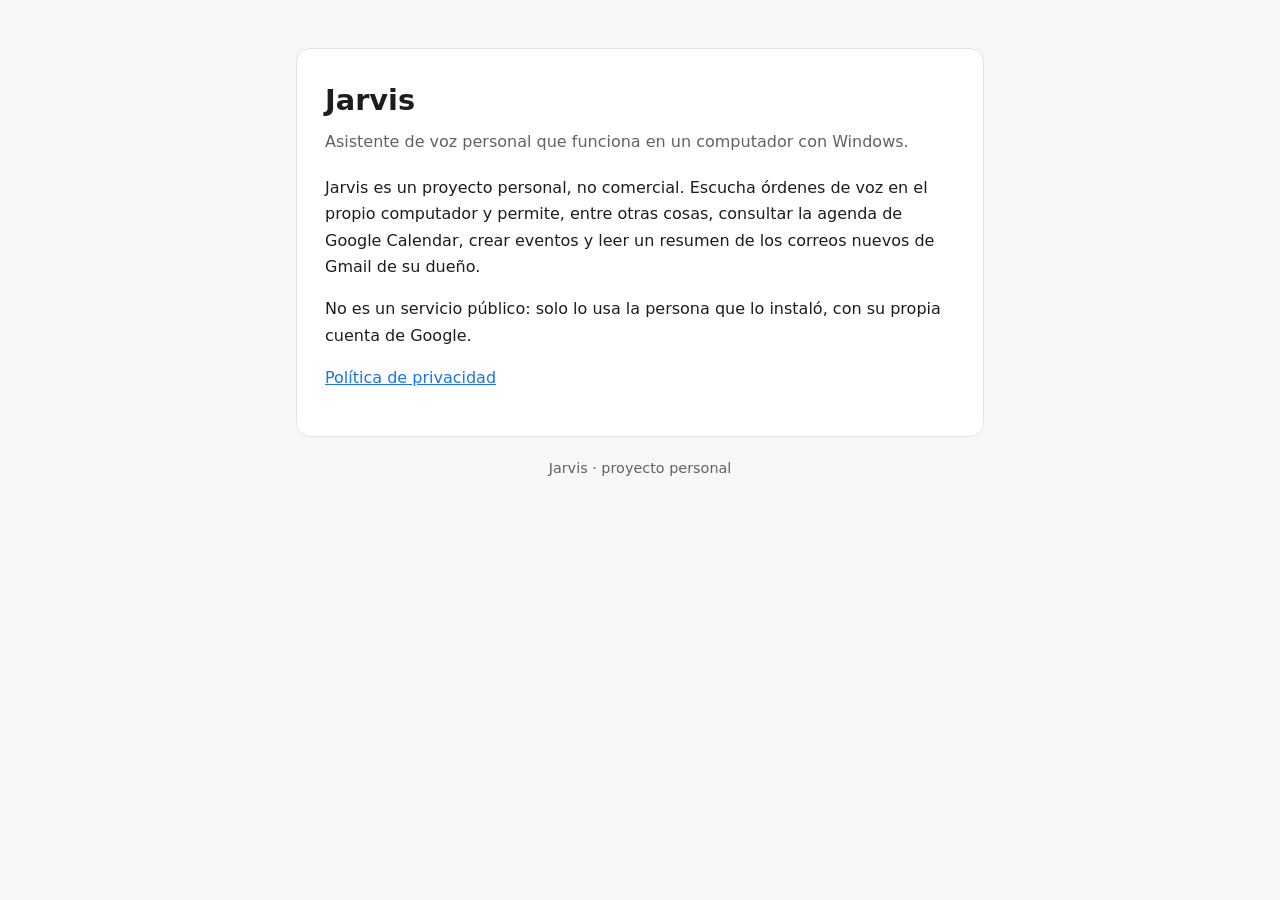
<file: index.html>
<!doctype html>
<html lang="es"><head><meta charset="utf-8"><meta name="viewport" content="width=device-width,initial-scale=1">
<title>Jarvis</title><link rel="stylesheet" href="estilo.css"></head>
<body><main><div class="card">
<h1>Jarvis</h1>
<p class="sub">Asistente de voz personal que funciona en un computador con Windows.</p>
<p>Jarvis es un proyecto personal, no comercial. Escucha órdenes de voz en el propio computador y permite, entre otras cosas, consultar la agenda de Google Calendar, crear eventos y leer un resumen de los correos nuevos de Gmail de su dueño.</p>
<p>No es un servicio público: solo lo usa la persona que lo instaló, con su propia cuenta de Google.</p>
<p><a href="privacidad.html">Política de privacidad</a></p>
</div><footer>Jarvis · proyecto personal</footer></main></body></html>
</file>
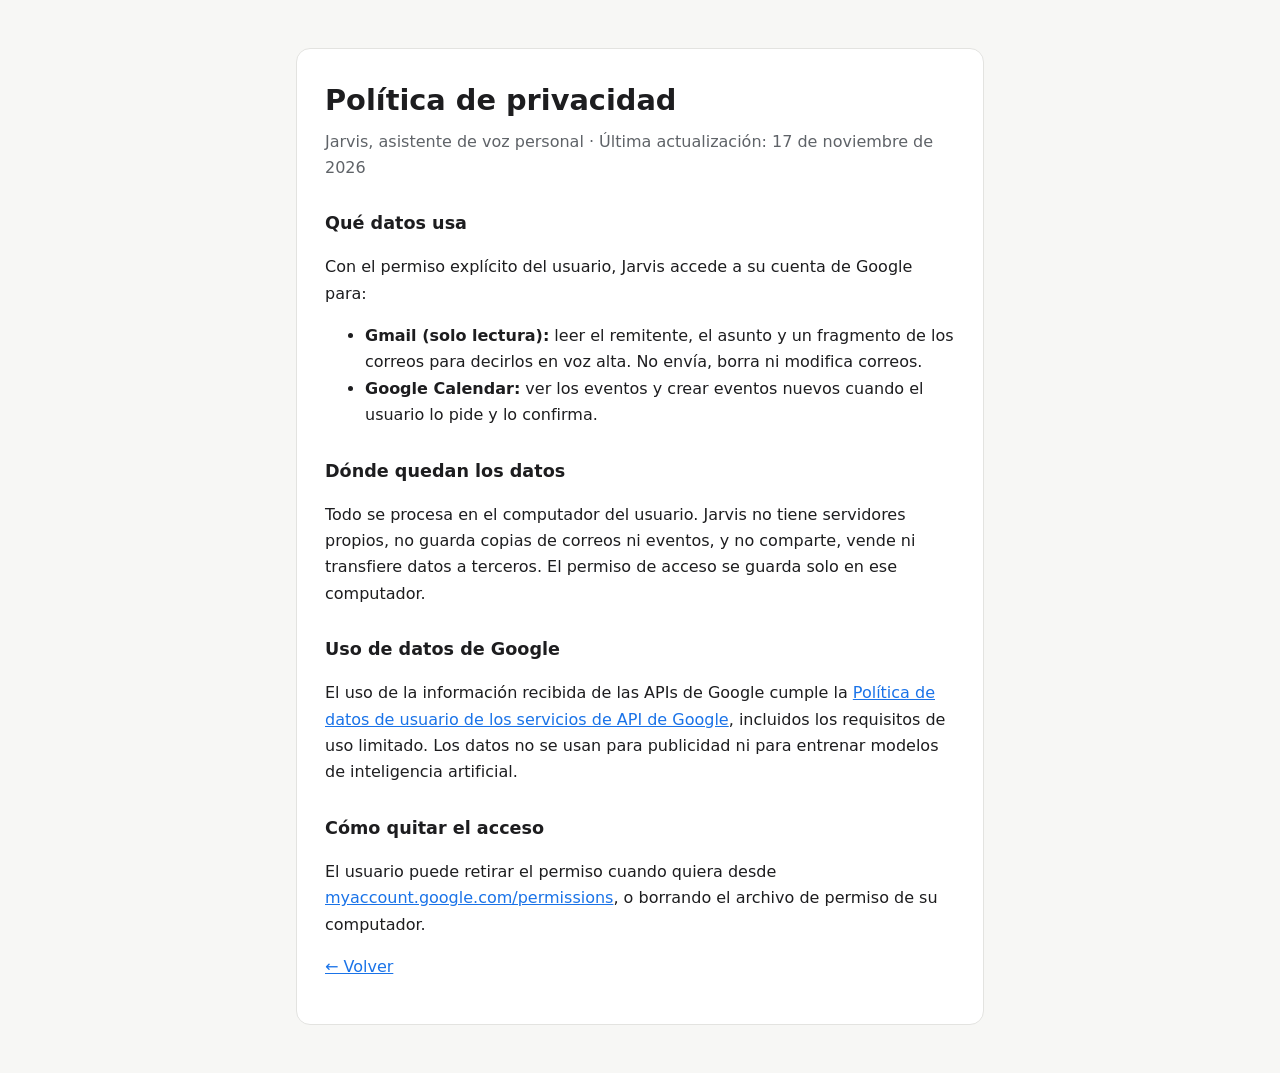
<file: privacidad.html>
<!doctype html>
<html lang="es"><head><meta charset="utf-8"><meta name="viewport" content="width=device-width,initial-scale=1">
<title>Privacidad de Jarvis</title><link rel="stylesheet" href="estilo.css"></head>
<body><main><div class="card">
<h1>Política de privacidad</h1>
<p class="sub">Jarvis, asistente de voz personal · Última actualización: 17 de noviembre de 2026</p>

<h2>Qué datos usa</h2>
<p>Con el permiso explícito del usuario, Jarvis accede a su cuenta de Google para:</p>
<ul>
<li><strong>Gmail (solo lectura):</strong> leer el remitente, el asunto y un fragmento de los correos para decirlos en voz alta. No envía, borra ni modifica correos.</li>
<li><strong>Google Calendar:</strong> ver los eventos y crear eventos nuevos cuando el usuario lo pide y lo confirma.</li>
</ul>

<h2>Dónde quedan los datos</h2>
<p>Todo se procesa en el computador del usuario. Jarvis no tiene servidores propios, no guarda copias de correos ni eventos, y no comparte, vende ni transfiere datos a terceros. El permiso de acceso se guarda solo en ese computador.</p>

<h2>Uso de datos de Google</h2>
<p>El uso de la información recibida de las APIs de Google cumple la <a href="https://developers.google.com/terms/api-services-user-data-policy">Política de datos de usuario de los servicios de API de Google</a>, incluidos los requisitos de uso limitado. Los datos no se usan para publicidad ni para entrenar modelos de inteligencia artificial.</p>

<h2>Cómo quitar el acceso</h2>
<p>El usuario puede retirar el permiso cuando quiera desde <a href="https://myaccount.google.com/permissions">myaccount.google.com/permissions</a>, o borrando el archivo de permiso de su computador.</p>

<p><a href="index.html">← Volver</a></p>
</div></main></body></html>
</file>
<file: estilo.css>
:root{--bg:#f7f7f5;--fg:#1d1d1f;--muted:#5f6368;--accent:#1a73e8;--card:#fff;--line:#e3e3e0}
@media (prefers-color-scheme:dark){:root{--bg:#141416;--fg:#ececec;--muted:#a0a0a8;--accent:#8ab4f8;--card:#1e1e22;--line:#2e2e34}}
*{box-sizing:border-box}body{margin:0;background:var(--bg);color:var(--fg);font:16px/1.65 system-ui,-apple-system,"Segoe UI",Roboto,sans-serif}
main{max-width:720px;margin:0 auto;padding:48px 16px}
.card{background:var(--card);border:1px solid var(--line);border-radius:14px;padding:28px}
h1{font-size:1.8rem;margin:0 0 4px}h2{font-size:1.1rem;margin:28px 0 6px}p,li{color:var(--fg)}.sub{color:var(--muted);margin:0 0 20px}
a{color:var(--accent)}footer{color:var(--muted);font-size:.9rem;margin-top:20px;text-align:center}
</file>
